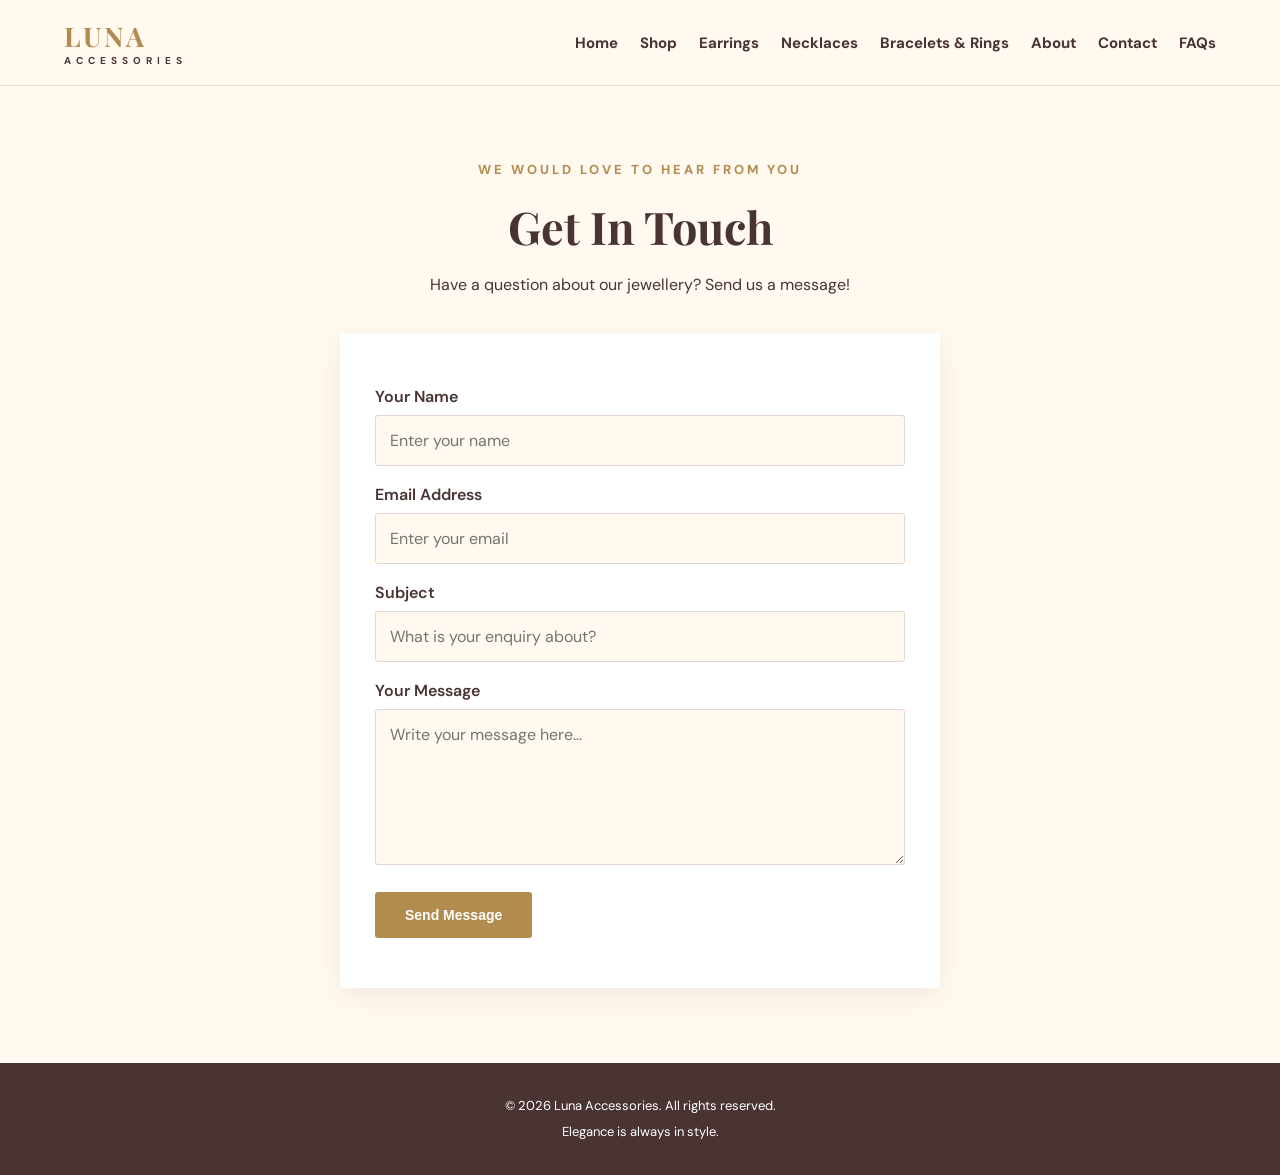
<file: contact.html>
<!DOCTYPE html>
<html lang="en">
<head>
    <meta charset="UTF-8">
    <meta name="viewport" content="width=device-width, initial-scale=1.0">
    <title>Contact Us | Luna Accessories</title>
    <link rel="stylesheet" href="style.css">
</head>
<body>

<header class="header">
    <a href="index.html" class="logo">
        LUNA <span>ACCESSORIES</span>
    </a>

    <nav class="navbar">
        <a href="index.html">Home</a>
        <a href="shop.html">Shop</a>
        <a href="earrings.html">Earrings</a>
        <a href="necklaces.html">Necklaces</a>
        <a href="bracelets.html">Bracelets & Rings</a>
        <a href="about.html">About</a>
        <a href="contact.html">Contact</a>
        <a href="faq.html">FAQs</a>
    </nav>
</header>

<main>
    <section class="contact-section">

        <p class="subtitle">WE WOULD LOVE TO HEAR FROM YOU</p>
        <h1>Get In Touch</h1>

        <p class="contact-intro">
            Have a question about our jewellery?
            Send us a message!
        </p>

        <form class="contact-form" id="contactForm">

            <label for="name">Your Name</label>
            <input type="text" id="name" placeholder="Enter your name" required>

            <label for="email">Email Address</label>
            <input type="email" id="email" placeholder="Enter your email" required>

            <label for="subject">Subject</label>
            <input type="text" id="subject" placeholder="What is your enquiry about?" required>

            <label for="message">Your Message</label>
            <textarea id="message" rows="6" placeholder="Write your message here..." required></textarea>

            <button type="submit" class="btn">Send Message</button>

            <p id="formMessage" aria-live="polite"></p>

        </form>
    </section>
</main>

<footer class="footer">
    <p>© 2026 Luna Accessories. All rights reserved.</p>
    <p>Elegance is always in style.</p>
</footer>

<script src="script.js"></script>

</body>
</html>
</file>
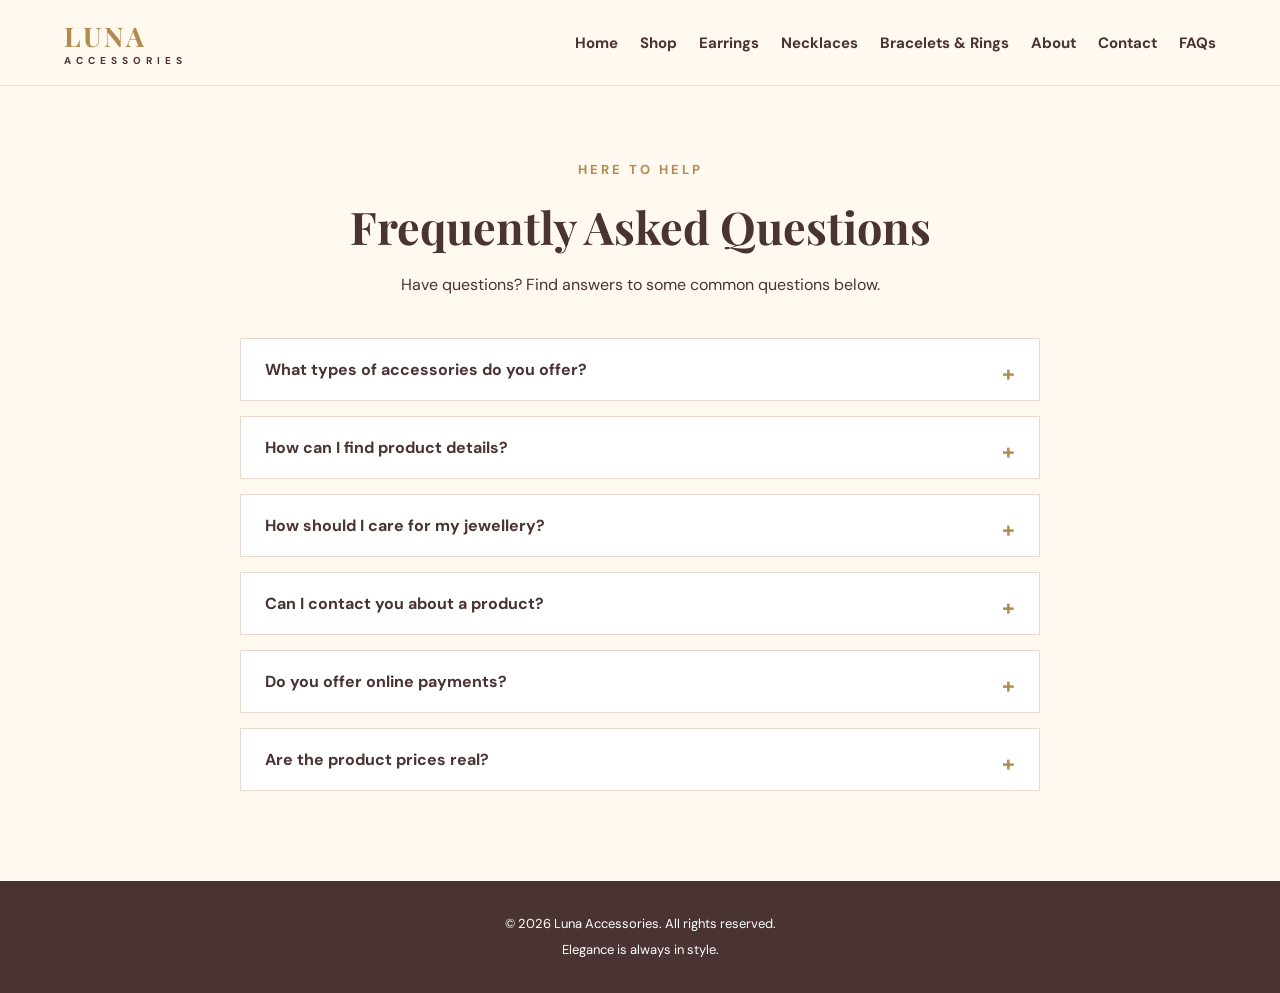
<file: faq.html>
<!DOCTYPE html>
<html lang="en">
<head>
    <meta charset="UTF-8">
    <meta name="viewport" content="width=device-width, initial-scale=1.0">
    <title>FAQs | Luna Accessories</title>
    <link rel="stylesheet" href="style.css">
</head>
<body>

<header class="header">
    <a href="index.html" class="logo">
        LUNA <span>ACCESSORIES</span>
    </a>

    <nav class="navbar">
        <a href="index.html">Home</a>
        <a href="shop.html">Shop</a>
        <a href="earrings.html">Earrings</a>
        <a href="necklaces.html">Necklaces</a>
        <a href="bracelets.html">Bracelets & Rings</a>
        <a href="about.html">About</a>
        <a href="contact.html">Contact</a>
        <a href="faq.html">FAQs</a>
    </nav>
</header>

<main>
    <section class="faq-section">

        <p class="subtitle">HERE TO HELP</p>
        <h1>Frequently Asked Questions</h1>

        <p class="faq-intro">
            Have questions? Find answers to some common questions below.
        </p>

        <div class="faq-container">

            <details class="faq-item">
                <summary>What types of accessories do you offer?</summary>
                <p>We showcase necklaces, earrings, bracelets and rings in different styles and designs.</p>
            </details>

            <details class="faq-item">
                <summary>How can I find product details?</summary>
                <p>Visit the Shop page and select View Details on a product to learn more about it.</p>
            </details>

            <details class="faq-item">
                <summary>How should I care for my jewellery?</summary>
                <p>Keep jewellery dry, store it separately and avoid contact with perfumes and harsh chemicals. Always follow the care instructions for the particular item.</p>
            </details>

            <details class="faq-item">
                <summary>Can I contact you about a product?</summary>
                <p>Yes! Visit our Contact page and send us your question.</p>
            </details>

            <details class="faq-item">
                <summary>Do you offer online payments?</summary>
                <p>This demonstration website does not currently accept orders or payments.</p>
            </details>

            <details class="faq-item">
                <summary>Are the product prices real?</summary>
                <p>The prices currently shown are sample prices for this demonstration website.</p>
            </details>

        </div>

    </section>
</main>

<footer class="footer">
    <p>© 2026 Luna Accessories. All rights reserved.</p>
    <p>Elegance is always in style.</p>
</footer>

<script src="script.js"></script>

</body>
</html>
</file>
<file: style.css>
@import url('https://fonts.googleapis.com/css2?family=DM+Sans:wght@400;500;600;700&family=Playfair+Display:wght@400;500;600;700&display=swap');

:root {
    --pink: #e8bdc8;
    --light-pink: #fff0f2;
    --cream: #fff9ef;
    --gold: #b28b4e;
    --dark: #493333;
    --white: #ffffff;
}

* {
    margin: 0;
    padding: 0;
    box-sizing: border-box;
    scroll-behavior: smooth;
}

body {
    font-family: 'DM Sans', sans-serif;
    background: var(--cream);
    color: var(--dark);
}

a {
    text-decoration: none;
    color: inherit;
}

/* HEADER */

.header {
    width: 100%;
    min-height: 85px;
    padding: 18px 5%;
    background: rgba(255, 249, 239, 0.96);
    display: flex;
    align-items: center;
    justify-content: space-between;
    flex-wrap: wrap;
    gap: 18px;
    border-bottom: 1px solid #ead9ce;
    position: sticky;
    top: 0;
    z-index: 100;
}

.logo {
    font-family: 'Playfair Display', serif;
    font-size: 27px;
    font-weight: 700;
    letter-spacing: 2px;
    color: var(--gold);
}

.logo span {
    display: block;
    font-family: 'DM Sans', sans-serif;
    font-size: 10px;
    letter-spacing: 5px;
    text-align: center;
    color: var(--dark);
}

.navbar {
    display: flex;
    flex-wrap: wrap;
    gap: 22px;
    align-items: center;
}

.navbar a {
    font-size: 15px;
    font-weight: 700;
    transition: 0.3s;
}

.navbar a:hover {
    color: var(--gold);
}

/* HOMEPAGE HERO */

.hero {
    min-height: 580px;
    padding: 80px 8%;
    display: flex;
    align-items: center;
    background:
        linear-gradient(
            90deg,
            rgba(255, 240, 242, 0.96),
            rgba(255, 240, 242, 0.35)
        ),
        url("https://images.unsplash.com/photo-1617038220319-276d3cfab638?w=1800")
        center/cover no-repeat;
}

.hero-content {
    max-width: 600px;
    animation: fadeUp 1.2s ease both;
}

.subtitle {
    color: var(--gold);
    font-size: 13px;
    font-weight: 700;
    letter-spacing: 3px;
    margin-bottom: 18px;
}

.hero h1 {
    font-family: 'Playfair Display', serif;
    font-size: clamp(42px, 6vw, 68px);
    line-height: 1.15;
    margin-bottom: 22px;
}

.hero-content > p:not(.subtitle) {
    font-size: 17px;
    line-height: 1.8;
    max-width: 470px;
    margin-bottom: 30px;
}

/* BUTTONS */

.btn {
    display: inline-block;
    background: var(--gold);
    color: white;
    padding: 15px 30px;
    border-radius: 3px;
    font-size: 14px;
    font-weight: 700;
    transition: 0.35s ease;
}

.btn:hover {
    background: var(--dark);
    transform: translateY(-4px);
    box-shadow: 0 8px 20px rgba(73, 51, 51, 0.15);
}

/* CATEGORY SECTION */

.categories {
    padding: 85px 6%;
    text-align: center;
}

.categories h2,
.welcome h2 {
    font-family: 'Playfair Display', serif;
    font-size: clamp(30px, 4vw, 43px);
    margin-bottom: 45px;
}

.category-container {
    display: grid;
    grid-template-columns: repeat(4, minmax(0, 1fr));
    gap: 25px;
}

.category-card {
    background: white;
    padding: 12px 12px 25px;
    border: 1px solid #f0e2dc;
    transition: 0.4s ease;
    animation: fadeUp 1s ease both;
}

.category-card:hover {
    transform: translateY(-10px);
    box-shadow: 0 14px 30px rgba(73, 51, 51, 0.12);
}

.category-card img {
    width: 100%;
    height: 290px;
    object-fit: cover;
    transition: transform 0.5s ease;
}

.category-card:hover img {
    transform: scale(1.035);
}

.category-card h3 {
    font-family: 'Playfair Display', serif;
    font-size: 23px;
    margin: 20px 0 8px;
}

.category-card p {
    font-size: 14px;
    line-height: 1.6;
    color: #806c67;
}

/* WELCOME SECTION */

.welcome {
    text-align: center;
    padding: 75px 20px;
    background: var(--light-pink);
}

.welcome h2 {
    margin-bottom: 15px;
}

.welcome p {
    max-width: 600px;
    margin: 0 auto 25px;
    line-height: 1.8;
}

/* FOOTER */

.footer {
    background: var(--dark);
    color: white;
    text-align: center;
    padding: 30px 15px;
    line-height: 2;
    font-size: 13px;
}

/* ANIMATIONS */

@keyframes fadeUp {
    from {
        opacity: 0;
        transform: translateY(35px);
    }

    to {
        opacity: 1;
        transform: translateY(0);
    }
}

/* MOBILE RESPONSIVE DESIGN */

@media (max-width: 1000px) {
    .category-container {
        grid-template-columns: repeat(2, 1fr);
    }

    .header {
        justify-content: center;
    }

    .navbar {
        justify-content: center;
    }
}

@media (max-width: 600px) {
    .header {
        padding: 18px 12px;
    }

    .navbar {
        gap: 13px;
    }

    .navbar a {
        font-size: 13px;
    }

    .hero {
        min-height: 470px;
        padding: 65px 7%;
        background-position: 60% center;
    }

    .hero-content > p:not(.subtitle) {
        font-size: 15px;
    }

    .categories {
        padding: 60px 5%;
    }

    .category-container {
        grid-template-columns: 1fr;
        gap: 22px;
    }

    .category-card img {
        height: 320px;
    }
}

/* ACCESSIBILITY */

@media (prefers-reduced-motion: reduce) {
    *,
    *::before,
    *::after {
        scroll-behavior: auto !important;
        animation-duration: 0.01ms !important;
        transition-duration: 0.01ms !important;
    }
}

/* SCROLL REVEAL ANIMATION */

.reveal {
    opacity: 0;
    transform: translateY(35px);
    transition: opacity 0.8s ease, transform 0.8s ease;
}

.reveal.visible {
    opacity: 1;
    transform: translateY(0);
}

/* ABOUT PAGE */

.about-section {
    padding: 75px 8%;
    display: flex;
    align-items: center;
    justify-content: center;
    gap: 55px;
    flex-wrap: wrap;
}

.about-image {
    flex: 1 1 350px;
}

.about-image img {
    width: 100%;
    max-height: 500px;
    object-fit: cover;
    border-radius: 5px;
}

.about-content {
    flex: 1 1 350px;
}

.about-content h2 {
    font-family: 'Playfair Display', serif;
    font-size: 38px;
    margin-bottom: 25px;
}

.about-content p {
    font-size: 16px;
    line-height: 1.9;
    margin-bottom: 18px;
}

@media (max-width: 600px) {
    .about-section {
        padding: 45px 6%;
        gap: 30px;
    }

    .about-content h2 {
        font-size: 30px;
    }
}

/* CONTACT PAGE */

.contact-section {
    padding: 75px 20px;
    text-align: center;
}

.contact-section h1 {
    font-family: 'Playfair Display', serif;
    font-size: 45px;
    margin-bottom: 15px;
}

.contact-intro {
    margin-bottom: 35px;
    line-height: 1.7;
}

.contact-form {
    max-width: 600px;
    margin: auto;
    padding: 35px;
    background: white;
    text-align: left;
    box-shadow: 0 8px 25px rgba(73, 51, 51, 0.08);
}

.contact-form label {
    display: block;
    margin: 18px 0 8px;
    font-weight: 600;
}

.contact-form input,
.contact-form textarea {
    width: 100%;
    padding: 14px;
    border: 1px solid #e5d4d4;
    background: var(--cream);
    font: inherit;
    border-radius: 3px;
}

.contact-form input:focus,
.contact-form textarea:focus {
    outline: 2px solid var(--pink);
}

.contact-form textarea {
    resize: vertical;
}

.contact-form button {
    border: none;
    cursor: pointer;
    margin-top: 22px;
}

#formMessage {
    margin-top: 15px;
    color: var(--gold);
}

@media (max-width: 600px) {
    .contact-section {
        padding: 50px 15px;
    }

    .contact-form {
        padding: 22px;
    }
}

/* FAQ PAGE */

.faq-section {
    padding: 75px 20px;
    text-align: center;
}

.faq-section h1 {
    font-family: 'Playfair Display', serif;
    font-size: clamp(30px, 5vw, 45px);
    margin-bottom: 15px;
}

.faq-intro {
    margin-bottom: 40px;
    line-height: 1.7;
}

.faq-container {
    max-width: 800px;
    margin: auto;
    text-align: left;
}

.faq-item {
    background: white;
    border: 1px solid #ead9ce;
    margin-bottom: 15px;
    padding: 20px 24px;
    transition: 0.3s ease;
}

.faq-item:hover {
    border-color: var(--gold);
}

.faq-item summary {
    font-size: 16px;
    font-weight: 700;
    cursor: pointer;
    list-style: none;
    position: relative;
    padding-right: 30px;
}

.faq-item summary::after {
    content: '+';
    position: absolute;
    right: 0;
    color: var(--gold);
    font-size: 22px;
}

.faq-item[open] summary::after {
    content: '−';
}

.faq-item p {
    margin-top: 16px;
    line-height: 1.8;
    color: #806c67;
}

@media (max-width: 600px) {
    .faq-section {
        padding: 50px 15px;
    }

    .faq-item {
        padding: 18px;
    }
}

/* PRODUCT DETAILS PAGE */

.product-details-section {
    padding: 50px 7%;
    min-height: 70vh;
}

.back-link {
    display: inline-block;
    margin-bottom: 30px;
    color: var(--gold);
    font-weight: 700;
}

.back-link:hover {
    color: var(--dark);
}

.product-details {
    display: grid;
    grid-template-columns: 1fr 1fr;
    gap: 55px;
    align-items: center;
    background: white;
    padding: 35px;
}

.product-image img {
    width: 100%;
    height: 480px;
    object-fit: cover;
}

.product-info h1 {
    font-family: 'Playfair Display', serif;
    font-size: 38px;
    margin-bottom: 15px;
}

.product-info h2 {
    color: var(--gold);
    margin-bottom: 20px;
}

.product-info > p:not(.subtitle) {
    line-height: 1.8;
    margin-bottom: 25px;
}

.product-specifications {
    background: var(--light-pink);
    padding: 20px;
    margin-bottom: 25px;
}

.product-specifications p {
    line-height: 2;
    font-size: 14px;
}

@media (max-width: 700px) {
    .product-details-section {
        padding: 30px 15px;
    }

    .product-details {
        grid-template-columns: 1fr;
        gap: 25px;
        padding: 18px;
    }

    .product-image img {
        height: 320px;
    }

    .product-info h1 {
        font-size: 30px;
    }
}
</file>
